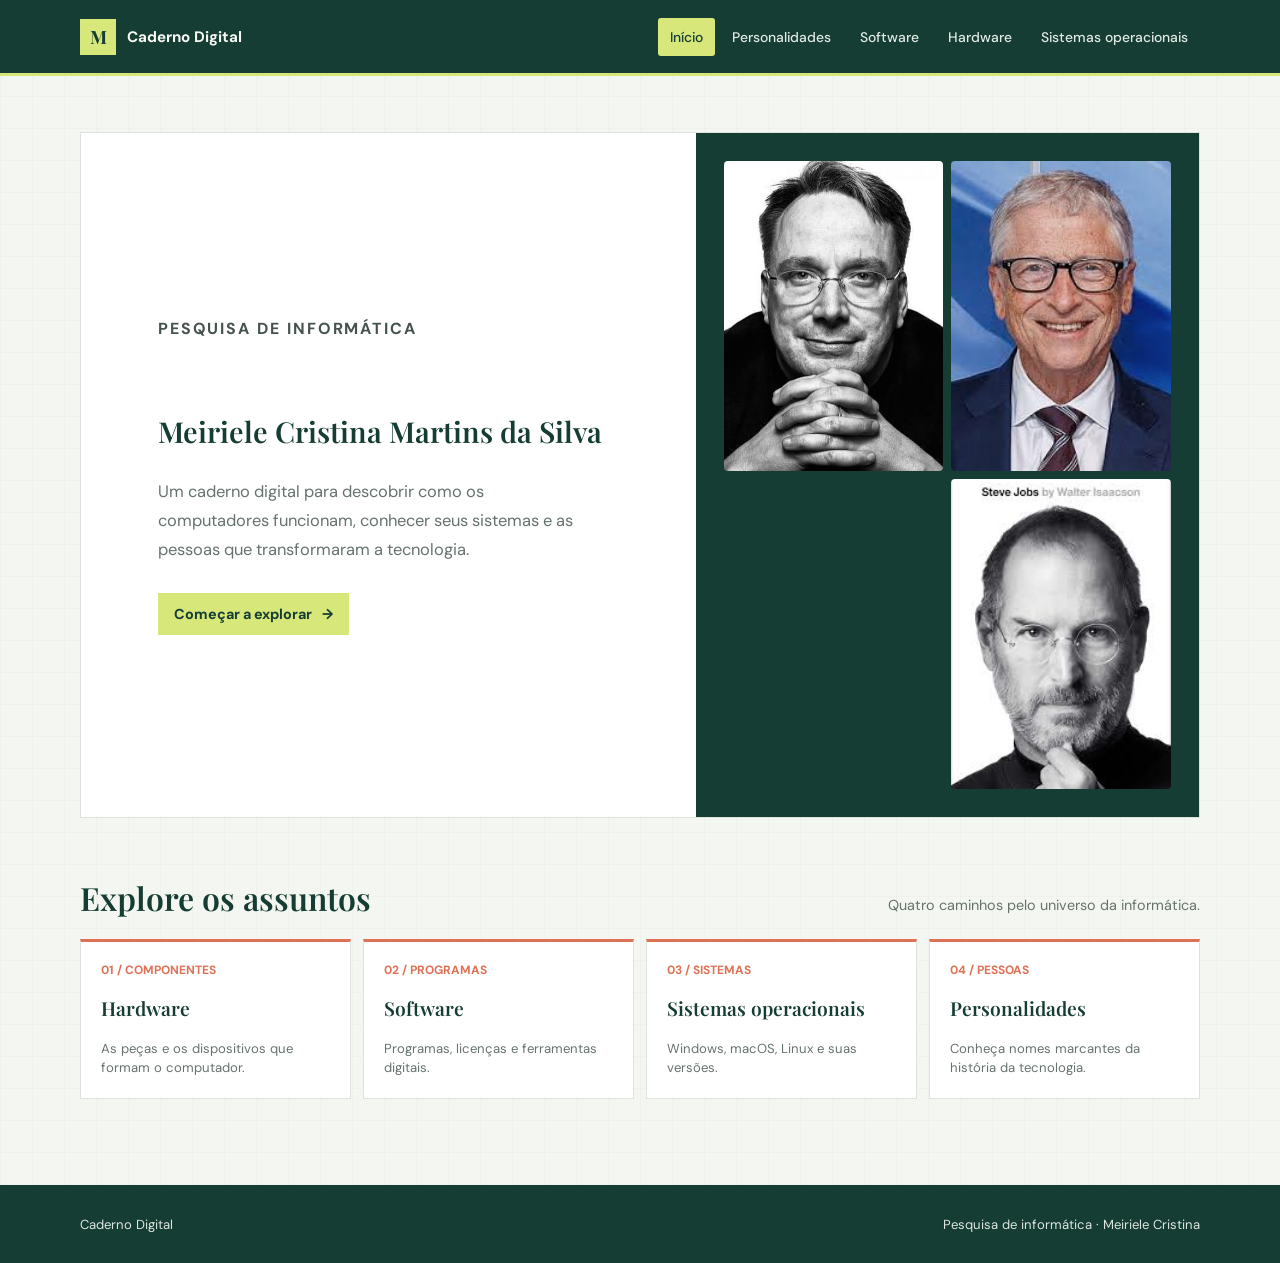
<file: index.html>
<!DOCTYPE html>
<html lang="pt-BR">
<head>
<meta charset="UTF-8">
<meta name="viewport" content="width=device-width, initial-scale=1.0">
<meta name="description" content="Um caderno digital para explorar hardware, software, sistemas operacionais e personalidades da tecnologia.">
<title>Caderno Digital | Meiriele Cristina</title>
<link rel="stylesheet" href="styles.css">
</head>
<body>
<header class="site-header">
	<a class="brand" href="index.html"><span class="brand-mark">M</span><span>Caderno Digital</span></a>
	<nav class="site-nav" aria-label="Navegação principal">
		<a href="index.html" aria-current="page">Início</a>
		<a href="personalidades.html">Personalidades</a>
		<a href="software.html">Software</a>
		<a href="hardware.html">Hardware</a>
		<a href="so.html">Sistemas operacionais</a>
	</nav>
</header>
<main class="page-shell home-shell">
	<section class="home-hero" aria-labelledby="home-title">
		<div class="home-copy">
			<p class="eyebrow">Pesquisa de informática</p>
			<h1 id="home-title">Meiriele Cristina Martins da Silva</h1>
			<p>Um caderno digital para descobrir como os computadores funcionam, conhecer seus sistemas e as pessoas que transformaram a tecnologia.</p>
			<a class="text-link" href="hardware.html">Começar a explorar <span aria-hidden="true">&#8594;</span></a>
		</div>
		<div class="home-visual" aria-label="Personalidades da história da tecnologia">
			<img src="imagens/Linus.jfif" alt="Linus Torvalds">
			<img src="imagens/Bill.jfif" alt="Bill Gates">
			<img src="imagens/Steve.jfif" alt="Steve Jobs">
		</div>
	</section>
	<section aria-labelledby="topics-title">
		<div class="topics-heading">
			<h2 id="topics-title">Explore os assuntos</h2>
			<p>Quatro caminhos pelo universo da informática.</p>
		</div>
		<div class="topic-grid">
			<a class="topic-card" href="hardware.html"><span class="topic-number">01 / COMPONENTES</span><strong>Hardware</strong><span>As peças e os dispositivos que formam o computador.</span></a>
			<a class="topic-card" href="software.html"><span class="topic-number">02 / PROGRAMAS</span><strong>Software</strong><span>Programas, licenças e ferramentas digitais.</span></a>
			<a class="topic-card" href="so.html"><span class="topic-number">03 / SISTEMAS</span><strong>Sistemas operacionais</strong><span>Windows, macOS, Linux e suas versões.</span></a>
			<a class="topic-card" href="personalidades.html"><span class="topic-number">04 / PESSOAS</span><strong>Personalidades</strong><span>Conheça nomes marcantes da história da tecnologia.</span></a>
		</div>
	</section>
</main>
<footer class="site-footer"><p>Caderno Digital</p><p>Pesquisa de informática · Meiriele Cristina</p></footer>
</body>
</html>
</file>
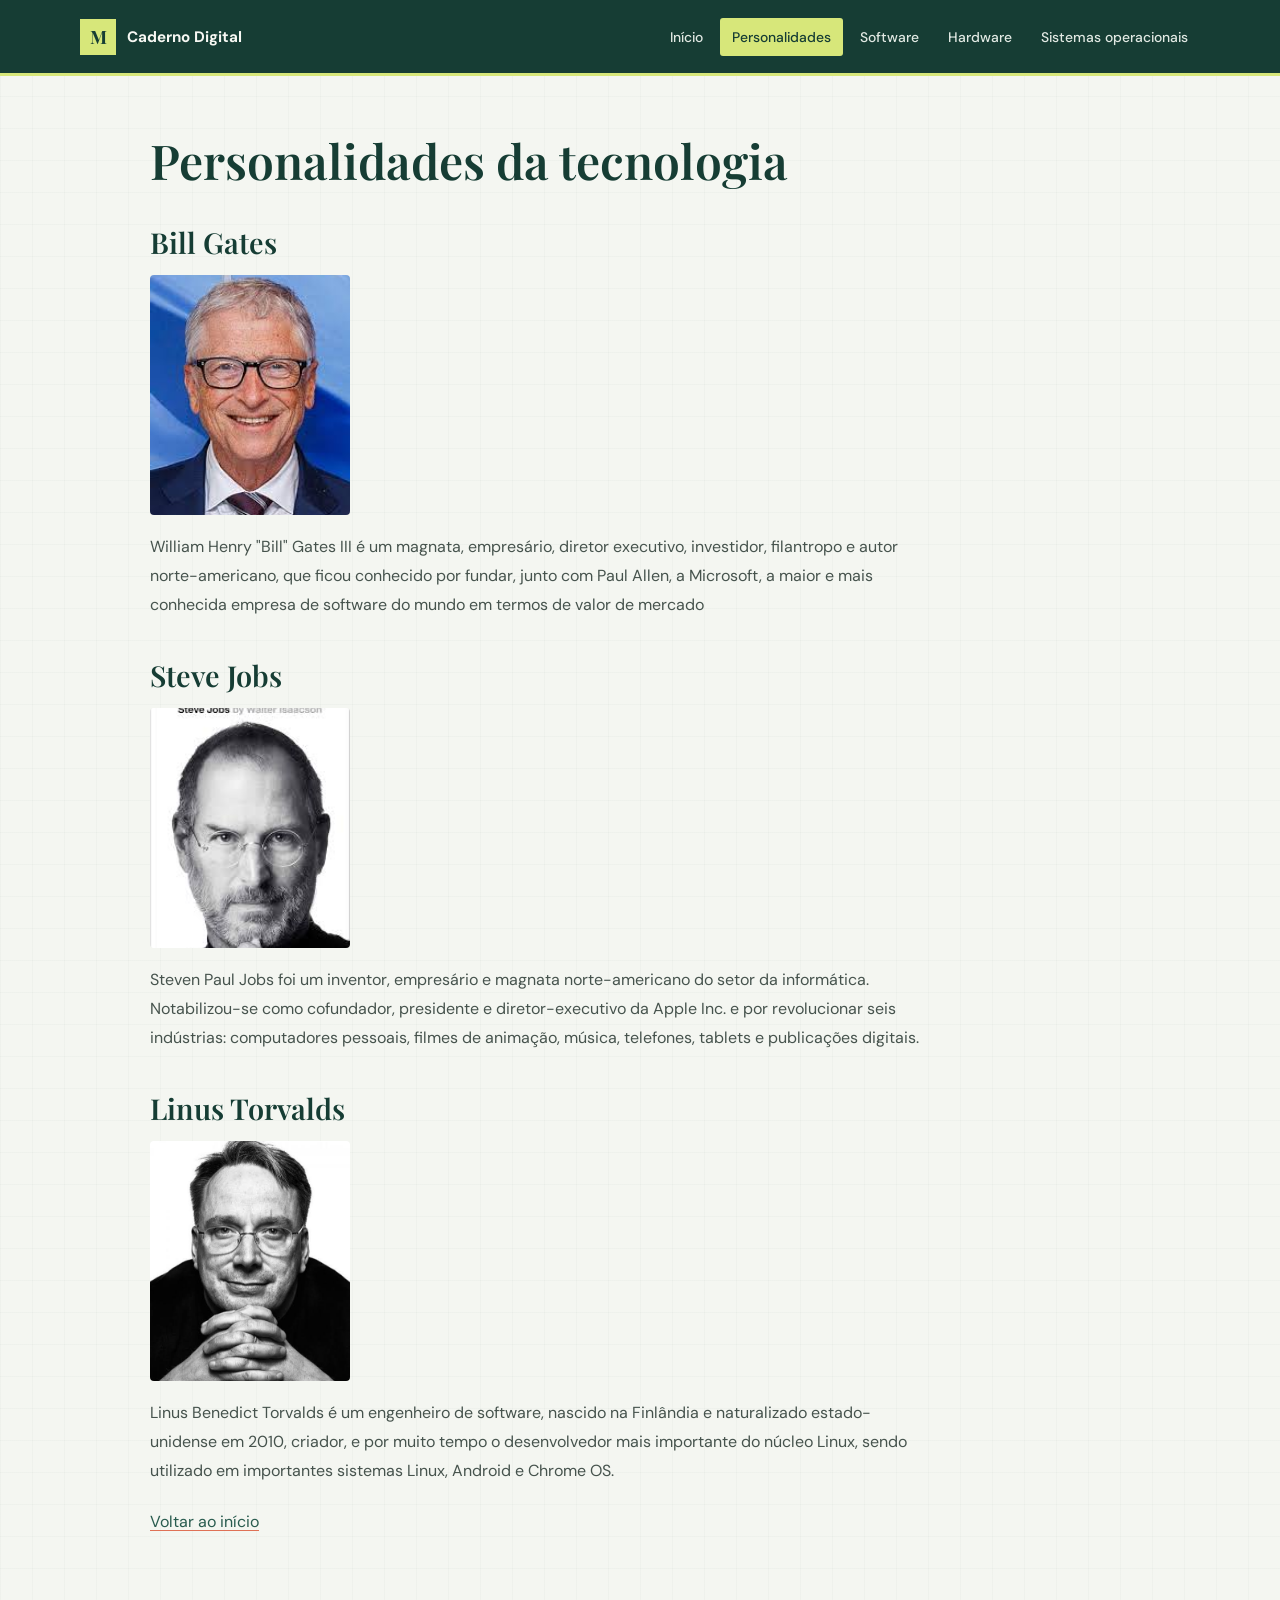
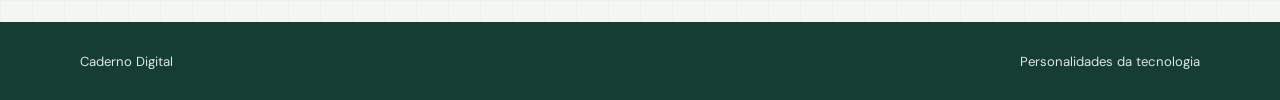
<file: personalidades.html>
<!DOCTYPE html>
<html lang="pt-BR">
<head>
<meta charset="UTF-8">
<meta name="viewport" content="width=device-width, initial-scale=1.0">
<title>Personalidades | Caderno Digital</title>
<link rel="stylesheet" href="styles.css">
</head>
<body>
<header class="site-header">
	<a class="brand" href="index.html"><span class="brand-mark">M</span><span>Caderno Digital</span></a>
	<nav class="site-nav" aria-label="Navegação principal">
		<a href="index.html">Início</a>
		<a href="personalidades.html" aria-current="page">Personalidades</a>
		<a href="software.html">Software</a>
		<a href="hardware.html">Hardware</a>
		<a href="so.html">Sistemas operacionais</a>
	</nav>
</header>
<main class="page-shell people-list">
<h1 class="page-title">Personalidades da tecnologia</h1>
<h1>Bill Gates</h1>
<img src="imagens/Bill.jfif" width="200" alt="Bill Gates">
<p>
William Henry "Bill" Gates III é um magnata, empresário, diretor executivo, investidor, filantropo e autor norte-americano, que ficou conhecido por fundar, junto com Paul Allen, a Microsoft, a maior e mais conhecida empresa de software do mundo em termos de valor de mercado

</p>
<h1>Steve Jobs</h1>
<img src="imagens/Steve.jfif" width="200" alt="Steve Jobs">

<p>
Steven Paul Jobs foi um inventor, empresário e magnata norte-americano do setor da informática. Notabilizou-se como cofundador, presidente e diretor-executivo da Apple Inc. e por revolucionar seis indústrias: computadores pessoais, filmes de animação, música, telefones, tablets e publicações digitais. 
</p>
<h1>Linus Torvalds</h1>
<img src="imagens/Linus.jfif" width="200" alt="Linus Torvalds">


<p>
Linus Benedict Torvalds é um engenheiro de software, nascido na Finlândia e naturalizado estado-unidense em 2010, criador, e por muito tempo o desenvolvedor mais importante do núcleo Linux, sendo utilizado em importantes sistemas Linux, Android e Chrome OS.
</p>

<p><a href="index.html">Voltar ao início</a></p>
</main>
<footer class="site-footer"><p>Caderno Digital</p><p>Personalidades da tecnologia</p></footer>
</body>
</html>
</file>
<file: styles.css>
@import url('https://fonts.googleapis.com/css2?family=DM+Sans:wght@400;500;600;700&family=Playfair+Display:wght@500;600;700&display=swap');

:root {
    color-scheme: light;
    --ink: #1d2b27;
    --forest: #163d34;
    --forest-light: #285b4e;
    --coral: #df7156;
    --lime: #d7e77a;
    --paper: #f4f6f1;
    --surface: #ffffff;
    --muted: #66736d;
    --line: #dce3dc;
    font-family: 'DM Sans', 'Segoe UI', sans-serif;
    font-synthesis: none;
    text-rendering: optimizeLegibility;
}

* {
    box-sizing: border-box;
}

html {
    min-width: 320px;
    background: var(--paper);
    scroll-behavior: smooth;
}

body {
    min-height: 100vh;
    margin: 0;
    color: var(--ink);
    background-color: var(--paper);
    background-image: linear-gradient(rgba(22, 61, 52, 0.025) 1px, transparent 1px), linear-gradient(90deg, rgba(22, 61, 52, 0.025) 1px, transparent 1px);
    background-size: 32px 32px;
}

a {
    color: inherit;
}

.site-header {
    position: sticky;
    z-index: 5;
    top: 0;
    display: flex;
    min-height: 76px;
    align-items: center;
    justify-content: space-between;
    gap: 28px;
    padding: 12px max(28px, calc((100vw - 1120px) / 2));
    color: #f7f8f3;
    background: var(--forest);
    border-bottom: 3px solid var(--lime);
}

.brand {
    display: inline-flex;
    flex: 0 0 auto;
    align-items: center;
    gap: 11px;
    color: inherit;
    font-size: 0.95rem;
    font-weight: 700;
    text-decoration: none;
}

.brand-mark {
    display: grid;
    width: 36px;
    aspect-ratio: 1;
    place-items: center;
    color: var(--forest);
    background: var(--lime);
    font-family: 'Playfair Display', Georgia, serif;
    font-size: 1.15rem;
}

.site-nav {
    display: flex;
    align-items: center;
    justify-content: flex-end;
    gap: 5px;
}

.site-nav a {
    padding: 10px 12px;
    color: #e1e9e3;
    border-radius: 3px;
    font-size: 0.87rem;
    font-weight: 500;
    text-decoration: none;
    transition: color 160ms ease, background-color 160ms ease;
}

.site-nav a:hover,
.site-nav a[aria-current="page"] {
    color: var(--forest);
    background: var(--lime);
}

.page-shell {
    width: min(100% - 48px, 980px);
    min-height: calc(100vh - 154px);
    margin: 58px auto 86px;
    animation: arrive 480ms ease both;
}

.page-title {
    max-width: 820px;
    margin: 0 0 36px;
    color: var(--forest);
    font-family: 'Playfair Display', Georgia, serif;
    font-size: 3rem;
    font-weight: 600;
    line-height: 1.1;
}

.page-shell h1:not(.page-title) {
    margin: 48px 0 10px;
    color: var(--forest);
    font-family: 'Playfair Display', Georgia, serif;
    font-size: 1.8rem;
    font-weight: 600;
    line-height: 1.2;
}

.page-shell h2 {
    margin: 34px 0 10px;
    color: var(--forest-light);
    font-size: 1.2rem;
    font-weight: 700;
}

.page-shell p {
    max-width: 76ch;
    margin: 0 0 22px;
    color: #46534d;
    font-size: 1rem;
    line-height: 1.8;
}

.page-shell img {
    display: block;
    max-width: 100%;
    max-height: 310px;
    margin: 16px 0 18px;
    border-radius: 4px;
    object-fit: cover;
}

.page-shell a:not(.topic-card) {
    color: var(--forest-light);
    text-decoration-color: var(--coral);
    text-underline-offset: 3px;
}

.page-shell a:not(.topic-card):hover {
    color: var(--coral);
}

.site-footer {
    display: flex;
    min-height: 78px;
    align-items: center;
    justify-content: space-between;
    gap: 16px;
    padding: 20px max(28px, calc((100vw - 1120px) / 2));
    color: #dce6df;
    background: var(--forest);
    font-size: 0.82rem;
}

.site-footer p {
    margin: 0;
}

.home-shell {
    width: min(100% - 48px, 1120px);
    margin-top: 56px;
}

.home-hero {
    display: grid;
    min-height: 390px;
    grid-template-columns: 1.1fr 0.9fr;
    overflow: hidden;
    background: var(--surface);
    border: 1px solid var(--line);
}

.home-copy {
    display: flex;
    flex-direction: column;
    align-items: flex-start;
    justify-content: center;
    padding: 54px clamp(28px, 6vw, 78px);
}

.eyebrow {
    margin: 0 0 18px;
    color: var(--coral);
    font-size: 0.75rem;
    font-weight: 700;
    letter-spacing: 0.12em;
    text-transform: uppercase;
}

.home-copy h1 {
    max-width: 580px;
    margin: 0;
    color: var(--forest);
    font-family: 'Playfair Display', Georgia, serif;
    font-size: 3.2rem;
    font-weight: 600;
    line-height: 1.08;
}

.home-copy > p:not(.eyebrow) {
    max-width: 440px;
    margin: 20px 0 28px;
    color: var(--muted);
    font-size: 1.03rem;
    line-height: 1.75;
}

.text-link {
    display: inline-flex;
    align-items: center;
    gap: 10px;
    padding: 12px 16px;
    color: var(--forest) !important;
    background: var(--lime);
    font-size: 0.9rem;
    font-weight: 700;
    text-decoration: none;
    transition: background-color 160ms ease, transform 160ms ease;
}

.text-link:hover {
    background: #c8dc62;
    transform: translateY(-2px);
}

.home-visual {
    position: relative;
    display: grid;
    min-height: 330px;
    grid-template-columns: 1fr 1fr;
    grid-template-rows: 1fr 1fr;
    gap: 8px;
    padding: 28px;
    background: var(--forest);
}

.home-visual img {
    width: 100%;
    height: 100%;
    min-height: 120px;
    margin: 0;
    object-fit: cover;
    filter: saturate(0.8);
}

.home-visual img:first-child {
    grid-row: span 2;
}

.home-visual img:last-child {
    object-position: center 25%;
}

.topics-heading {
    display: flex;
    align-items: end;
    justify-content: space-between;
    gap: 24px;
    margin: 58px 0 20px;
}

.topics-heading h2 {
    margin: 0;
    color: var(--forest);
    font-family: 'Playfair Display', Georgia, serif;
    font-size: 2rem;
    font-weight: 600;
}

.topics-heading p {
    margin: 0;
    color: var(--muted);
    font-size: 0.9rem;
}

.topic-grid {
    display: grid;
    grid-template-columns: repeat(4, minmax(0, 1fr));
    gap: 12px;
}

.topic-card {
    display: flex;
    min-height: 160px;
    flex-direction: column;
    justify-content: space-between;
    padding: 20px;
    color: var(--ink);
    background: var(--surface);
    border: 1px solid var(--line);
    border-top: 3px solid var(--coral);
    text-decoration: none;
    transition: border-color 160ms ease, transform 160ms ease;
}

.topic-card:hover {
    border-top-color: var(--forest);
    transform: translateY(-3px);
}

.topic-number {
    color: var(--coral);
    font-size: 0.75rem;
    font-weight: 700;
}

.topic-card strong {
    color: var(--forest);
    font-family: 'Playfair Display', Georgia, serif;
    font-size: 1.2rem;
    font-weight: 600;
}

.topic-card span:last-child {
    color: var(--muted);
    font-size: 0.82rem;
    line-height: 1.5;
}

.people-list img {
    width: 200px;
    height: 240px;
    object-position: center 25%;
}

.people-list h1:not(.page-title) {
    margin-top: 38px;
}

.people-list p {
    max-width: 70ch;
}

.source-list p {
    margin-bottom: 12px;
}

@keyframes arrive {
    from { opacity: 0; transform: translateY(8px); }
    to { opacity: 1; transform: translateY(0); }
}

@media (prefers-reduced-motion: reduce) {
    *, *::before, *::after {
        scroll-behavior: auto !important;
        animation-duration: 0.01ms !important;
        transition-duration: 0.01ms !important;
    }
}

@media (max-width: 800px) {
    .site-header {
        align-items: flex-start;
        flex-direction: column;
        gap: 8px;
        padding: 14px 20px 10px;
    }
    .site-nav {
        width: 100%;
        justify-content: flex-start;
        overflow-x: auto;
        padding-bottom: 2px;
    }
    .site-nav a {
        flex: 0 0 auto;
        padding: 9px 10px;
        font-size: 0.8rem;
    }
    .home-hero {
        grid-template-columns: 1fr;
    }
    .home-copy {
        padding: 42px 34px;
    }
    .home-copy h1 {
        font-size: 2.7rem;
    }
    .home-visual {
        min-height: 260px;
    }
    .topic-grid {
        grid-template-columns: repeat(2, minmax(0, 1fr));
    }
    .page-shell,
    .home-shell {
        width: min(100% - 36px, 980px);
        margin-top: 38px;
    }
    .page-title {
        font-size: 2.5rem;
    }
}

@media (max-width: 480px) {
    .brand {
        font-size: 0.88rem;
    }
    .home-copy {
        padding: 34px 24px;
    }
    .home-copy h1 {
        font-size: 2.25rem;
    }
    .home-visual {
        min-height: 220px;
        padding: 18px;
    }
    .topics-heading {
        align-items: flex-start;
        flex-direction: column;
        margin-top: 42px;
    }
    .topic-grid {
        grid-template-columns: 1fr;
    }
    .topic-card {
        min-height: 132px;
    }
    .page-shell,
    .home-shell {
        width: calc(100% - 32px);
    }
    .page-title {
        font-size: 2.15rem;
    }
    .page-shell h1:not(.page-title) {
        font-size: 1.55rem;
    }
    .site-footer {
        align-items: flex-start;
        flex-direction: column;
        padding: 20px;
    }
}
</file>
